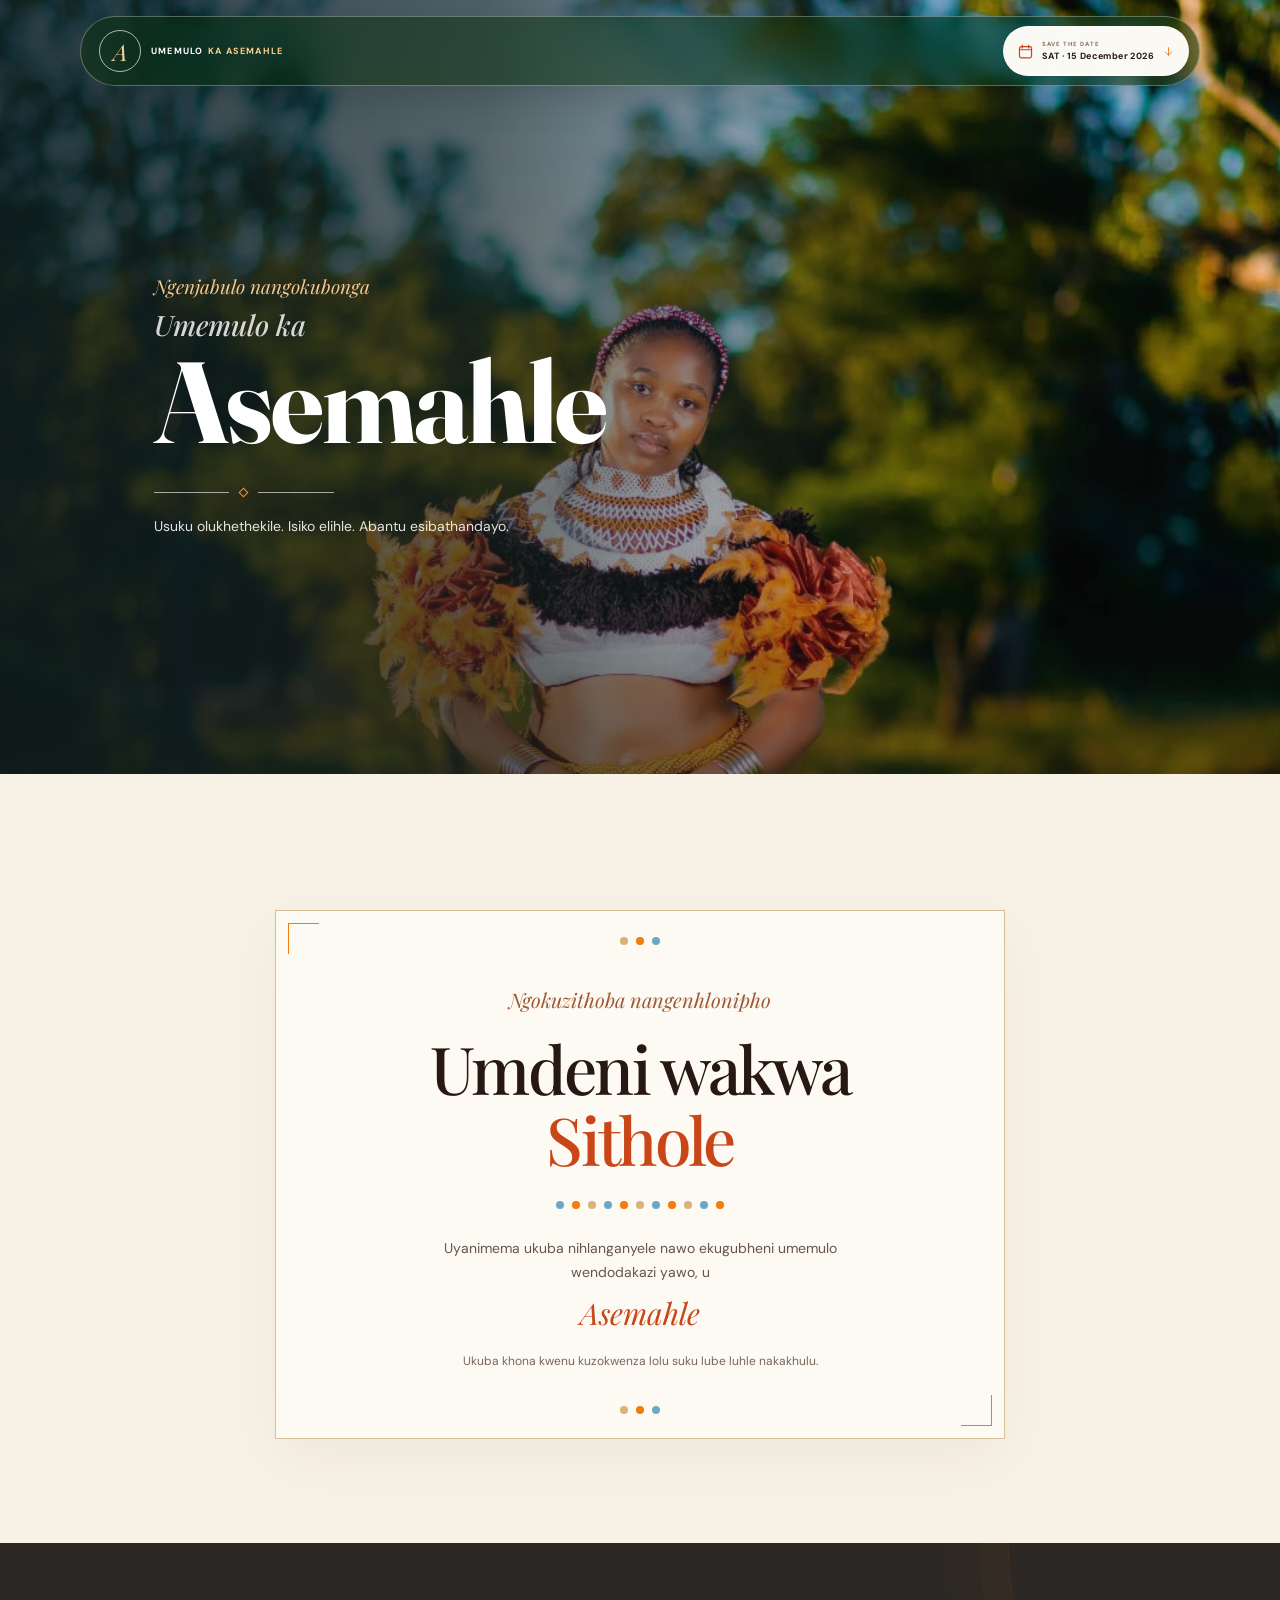
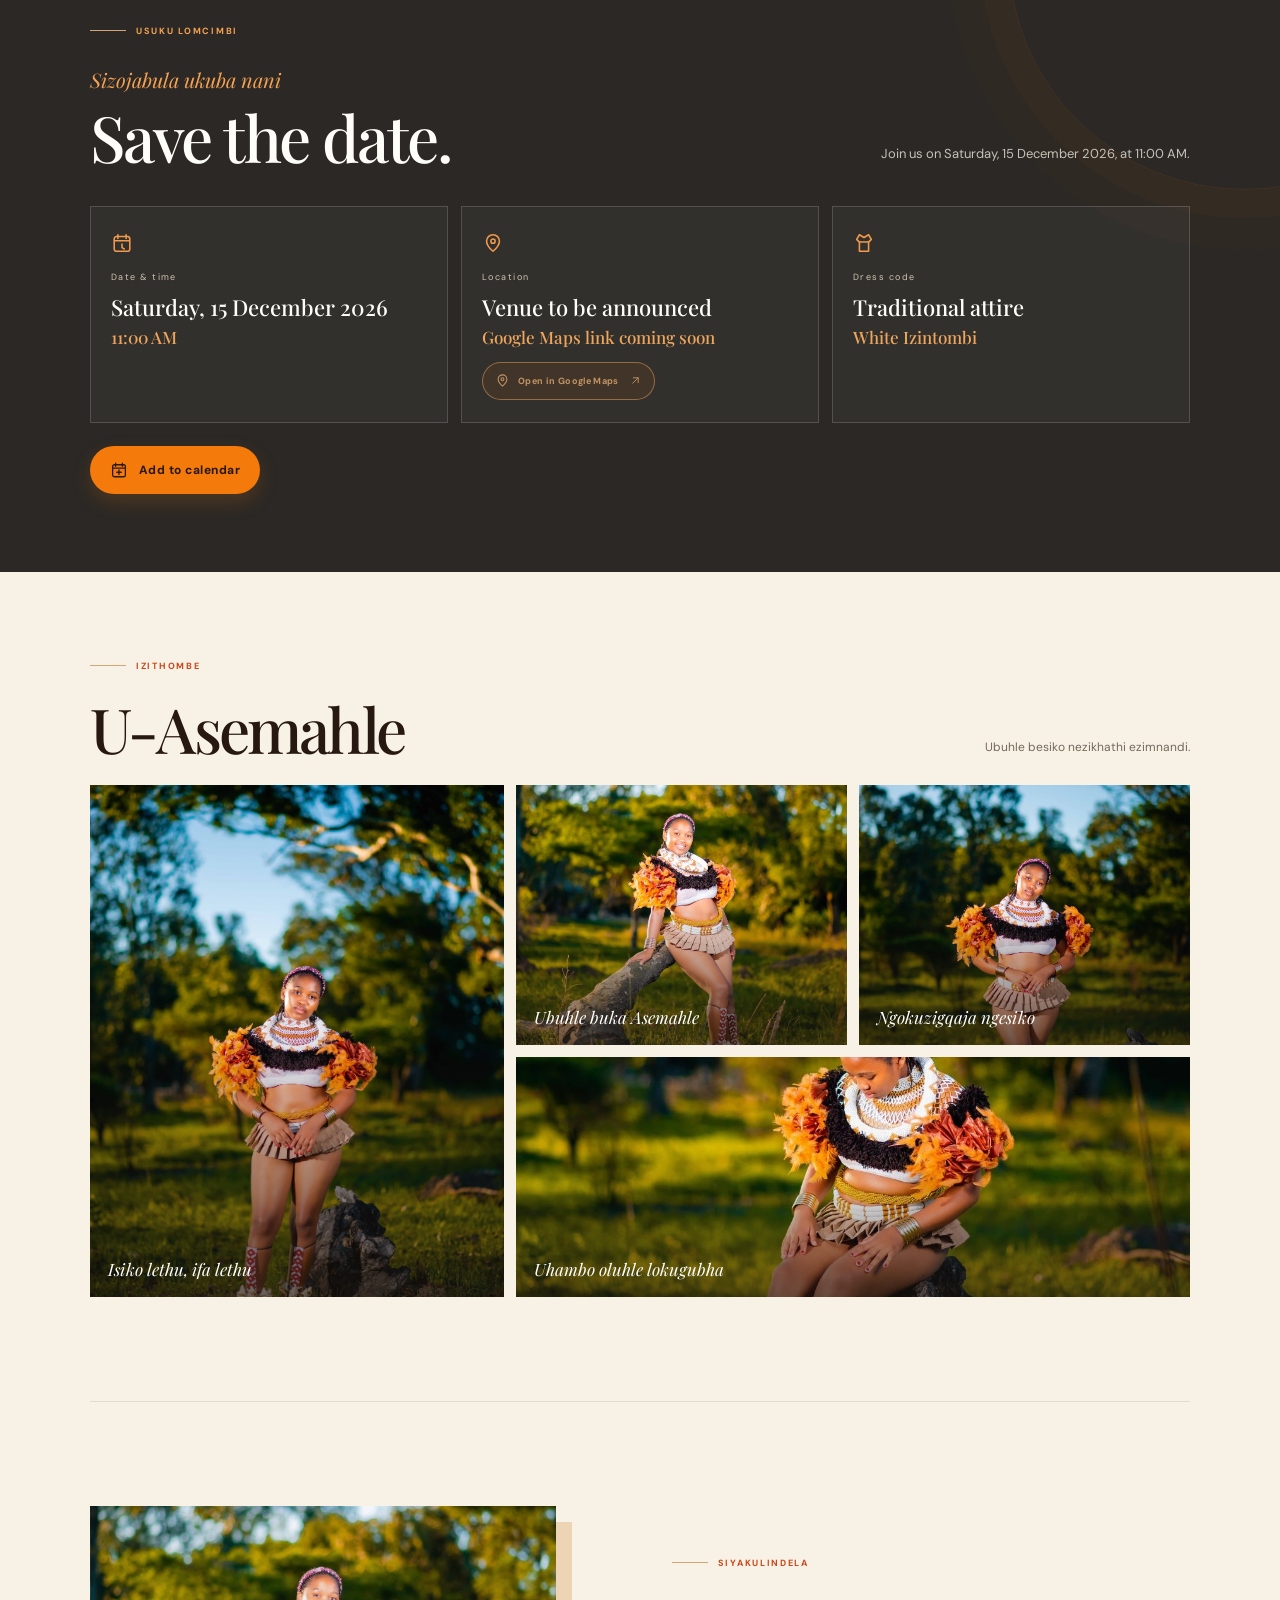
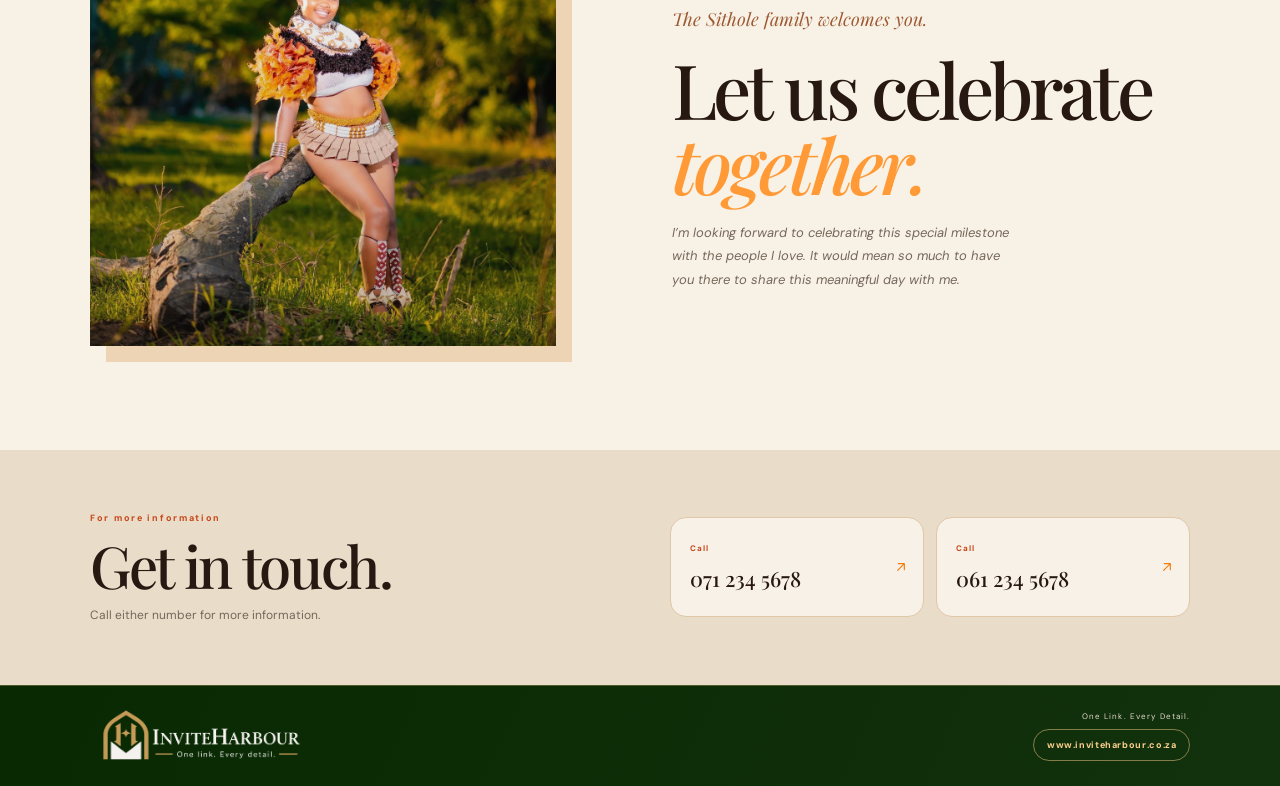
<file: index.html>
<!doctype html>
<html lang="zu">

<head>
  <meta charset="utf-8">
  <meta name="viewport" content="width=device-width, initial-scale=1">
  <meta name="theme-color" content="#f8f2e6">
  <meta name="description" content="Isimemo soMumemulo ka Asemahle, esethulwa umndeni wakwaSithole.">
  <title>Isimemo | Umemulo ka Asemahle</title>
  <meta property="og:type" content="website">
  <meta property="og:site_name" content="InviteHarbour">
  <meta property="og:title" content="Umemulo ka Asemahle | Isimemo">
  <meta property="og:description" content="Join the Sithole family to celebrate Asemahle on Saturday, 15 December 2026. Traditional attire: White Izintombi.">
  <meta property="og:image" content="https://peacemaker-dev.github.io/test-invite/ase-mahle-portrait.jpeg">
  <meta property="og:image:alt" content="Asemahle dressed in traditional Zulu attire">
  <meta name="twitter:card" content="summary_large_image">
  <meta name="twitter:title" content="Umemulo ka Asemahle | Isimemo">
  <meta name="twitter:description" content="Join the Sithole family to celebrate Asemahle on Saturday, 15 December 2026. Traditional attire: White Izintombi.">
  <meta name="twitter:image" content="https://peacemaker-dev.github.io/test-invite/ase-mahle-portrait.jpeg">
  <meta name="twitter:image:alt" content="Asemahle dressed in traditional Zulu attire">
  <link rel="preconnect" href="https://fonts.googleapis.com">
  <link rel="preconnect" href="https://fonts.gstatic.com" crossorigin>
  <link
    href="https://fonts.googleapis.com/css2?family=DM+Sans:wght@400;500;600;700&family=Playfair+Display:wght@500;600;700&family=Fraunces:opsz,wght@9..144,600;9..144,700&display=swap"
    rel="stylesheet">
  <link rel="stylesheet" href="styles.css">
  <script src="js/main.js" defer></script>
</head>

<body>
  <header class="topbar">
    <a class="topbar-event" href="#home" aria-label="Umemulo ka Asemahle">
      <span class="topbar-monogram" aria-hidden="true">A</span>
      <span class="topbar-event-name"><span class="event-word">UMEMULO</span><span class="event-honouree">KA ASEMAHLE</span></span>
    </a>
    <a class="top-date" href="#details" aria-label="Go to event details: Saturday, 15 December 2026">
      <svg aria-hidden="true" viewBox="0 0 24 24">
        <rect x="3.5" y="5" width="17" height="16" rx="2.5"></rect>
        <path d="M7.5 3v4M16.5 3v4M4 9.5h16"></path>
      </svg>
      <span class="top-date-copy" lang="en"><small>SAVE THE DATE</small><strong>SAT · 15 December 2026</strong></span>
      <svg class="top-date-arrow" aria-hidden="true" viewBox="0 0 24 24"><path d="M12 5v14M6 13l6 6 6-6"></path></svg>
    </a>
  </header>

  <main id="home">
    <section class="hero" aria-labelledby="hero-title">
      <div class="hero-photo" role="img" aria-label="U-Asemahle egqoke ingubo yesintu ephethe isambulela esiwolintshi">
      </div>
      <div class="hero-wash"></div>
      <div class="hero-copy">
        <p class="hero-intro">Ngenjabulo nangokubonga</p>
        <h1 id="hero-title"><span class="hero-event">Umemulo ka</span><span class="hero-name">Asemahle</span></h1>
        <div class="hero-rule" aria-hidden="true"><span></span><span class="rule-diamond"></span><span></span></div>
        <p class="hero-note">Usuku olukhethekile. Isiko elihle. Abantu esibathandayo.</p>

      </div>
    </section>

    <section class="invitation section-wrap" id="isimemo">
      <div class="section-kicker"><span class="kicker-line"></span><span>ISIMEMO</span></div>
      <div class="invitation-card">
        <span class="card-ornament ornament-top" aria-hidden="true"></span>
        <p class="script-line">Ngokuzithoba nangenhlonipho</p>
        <h2>Umdeni wakwa<br><span>Sithole</span></h2>
        <div class="bead-divider" aria-hidden="true">
          <i></i><i></i><i></i><i></i><i></i><i></i><i></i><i></i><i></i><i></i><i></i>
        </div>
        <p class="invite-copy">Uyanimema ukuba nihlanganyele nawo ekugubheni umemulo wendodakazi yawo, u</p>
        <p class="honouree">Asemahle</p>
        <p class="invite-footer">Ukuba khona kwenu kuzokwenza lolu suku lube luhle nakakhulu.</p>
        <span class="card-ornament ornament-bottom" aria-hidden="true"></span>
      </div>
    </section>

    <section class="details-section" id="details">
      <div class="section-wrap">
        <div class="section-kicker section-kicker-light"><span class="kicker-line"></span><span>USUKU
            LOMCIMBI</span></div>
        <div class="details-heading">
          <div>
            <p class="script-line">Sizojabula ukuba nani</p>
            <h2>Save the date.</h2>
          </div>
          <p class="details-intro" lang="en">Join us on Saturday, 15 December 2026, at 11:00 AM.</p>
        </div>
        <div class="detail-grid">
          <article class="detail-card"><span class="detail-icon" aria-hidden="true"><svg viewBox="0 0 24 24">
                <rect x="3.5" y="5" width="17" height="16" rx="2.5"></rect>
                <path d="M7.5 3v4M16.5 3v4M4 9.5h16M12 13v4l2.5 1.5"></path>
              </svg></span>
            <p class="detail-label" lang="en">Date &amp; time</p>
            <p class="detail-value" lang="en">Saturday, 15 December 2026<br><span>11:00 AM</span></p>
          </article>
          <article class="detail-card location-card" data-location-card><span class="detail-icon"
              aria-hidden="true"><svg viewBox="0 0 24 24">
                <path d="M19 10c0 5-7 11-7 11S5 15 5 10a7 7 0 1 1 14 0Z"></path>
                <circle cx="12" cy="10" r="2.3"></circle>
              </svg></span>
            <p class="detail-label" lang="en">Location</p>
            <p class="detail-value" lang="en" data-location-name>Venue to be announced<br><span>Google Maps link coming
                soon</span></p>
            <button class="map-link" type="button" data-map-link disabled><svg aria-hidden="true" viewBox="0 0 24 24">
                <path d="M19 10c0 5-7 11-7 11S5 15 5 10a7 7 0 1 1 14 0Z"></path>
                <circle cx="12" cy="10" r="2.3"></circle>
              </svg><span lang="en">Open in Google Maps</span><svg class="map-link-arrow" aria-hidden="true"
                viewBox="0 0 24 24">
                <path d="M7 17 17 7M8 7h9v9"></path>
              </svg></button>
          </article>
          <article class="detail-card"><span class="detail-icon" aria-hidden="true"><svg viewBox="0 0 24 24">
                <path d="m7 3 5 3 5-3 3 5-3 3v10H7V11L4 8l3-5Z"></path>
                <path d="M7 11h10"></path>
              </svg></span>
            <p class="detail-label" lang="en">Dress code</p>
            <p class="detail-value" lang="en">Traditional attire<br><span>White Izintombi</span></p>
          </article>
        </div>
        <a class="calendar-button" href="https://calendar.google.com/calendar/render?action=TEMPLATE&amp;text=Umemulo%20ka%20Asemahle&amp;dates=20270320T090000Z%2F20270320T100000Z&amp;details=Hosted%20by%20the%20Sithole%20family.%20Dress%20code%3A%20Traditional%20attire%20%28White%20Izintombi%29.%20Venue%20to%20be%20announced." target="_blank" rel="noopener noreferrer"><svg aria-hidden="true" viewBox="0 0 24 24">
            <rect x="3.5" y="5" width="17" height="16" rx="2.5"></rect>
            <path d="M7.5 3v4M16.5 3v4M4 9.5h16M12 12v6M9 15h6"></path>
          </svg><span lang="en">Add to calendar</span></a>
      </div>
    </section>

    <section class="gallery section-wrap" aria-labelledby="gallery-title">
      <div class="section-kicker"><span class="kicker-line"></span><span>IZITHOMBE</span></div>
      <div class="gallery-heading">
        <h2 id="gallery-title">U-Asemahle</h2>
        <p>Ubuhle besiko nezikhathi ezimnandi.</p>
      </div>
      <div class="photo-grid">
        <figure class="photo-tile photo-tile-large"><img src="https://peacemaker-dev.github.io/test-invite/ase-mahle-with-umbrella.jpeg"
            alt="U-Asemahle egqoke ingubo yesintu ephethe isambulela sesintu" loading="lazy">
          <figcaption>Isiko lethu, ifa lethu</figcaption>
        </figure>
        <figure class="photo-tile"><img src="https://peacemaker-dev.github.io/test-invite/ase-mahle-portrait.jpeg" alt="U-Asemahle egqoke ubuhlalu bengqephu yesintu"
            loading="lazy">
          <figcaption>Ubuhle buka Asemahle</figcaption>
        </figure>
        <figure class="photo-tile"><img src="https://peacemaker-dev.github.io/test-invite/ase-mahle-closeup.jpeg" alt="U-Asemahle egqoke ubuhlalu obumibalabala"
            loading="lazy">
          <figcaption>Ngokuzigqaja ngesiko</figcaption>
        </figure>
        <figure class="photo-tile photo-tile-wide"><img src="https://peacemaker-dev.github.io/test-invite/ase-mahle-tradition.jpeg"
            alt="U-Asemahle ehlonipha isiko lesiZulu" loading="lazy">
          <figcaption>Uhambo oluhle lokugubha</figcaption>
        </figure>
      </div>
    </section>

    <section class="closing section-wrap">
      <div class="closing-art" role="img" aria-label="Isithombe sika Asemahle egqoke imvunulo yesintu"></div>
      <div class="closing-copy">
        <p class="section-kicker"><span class="kicker-line"></span><span>SIYAKULINDELA</span></p>
        <p class="script-line">The Sithole family welcomes you.</p>
        <h2>Let us celebrate<br><em>together.</em></h2>
        <p class="closing-about">I’m looking forward to celebrating this special milestone with the people I love. It
          would mean so much to have you there to share this meaningful day with me.</p>
      </div>
    </section>

    <section class="contact-section" id="ukuxhumana">
      <div class="contact-inner">
        <div>
          <p class="contact-kicker" lang="en">For more information</p>
          <h2 lang="en">Get in touch.</h2>
          <p lang="en">Call either number for more information.</p>
        </div>
        <div class="contact-numbers"><a href="tel:+27712345678"><span lang="en">Call</span><strong>071 234
              5678</strong><b aria-hidden="true"><svg viewBox="0 0 24 24">
                <path d="M7 17 17 7M8 7h9v9"></path>
              </svg></b></a><a href="tel:+27612345678"><span lang="en">Call</span><strong>061 234 5678</strong><b
              aria-hidden="true"><svg viewBox="0 0 24 24">
                <path d="M7 17 17 7M8 7h9v9"></path>
              </svg></b></a></div>
      </div>
    </section>
  </main>

  <footer class="footer">
    <a class="brand brand-logo" href="https://www.inviteharbour.co.za" target="_blank" rel="noopener noreferrer"
      aria-label="Vakashela i-InviteHarbour">
      <img src="assets/inviteharbour/inviteharbour.png" alt="InviteHarbour — One Link. Every Detail.">
    </a>
    <div class="btm">
      <span>One Link. Every Detail.</span>
      <a href="https://www.inviteharbour.co.za" target="_blank" rel="noopener noreferrer" aria-label="Vakashela i-InviteHarbour">www.inviteharbour.co.za</a>
    </div><!--
    <a href="#home" class="back-top" aria-label="Buyela phezulu"><svg aria-hidden="true" viewBox="0 0 24 24">
        <path d="m6 14 6-6 6 6M12 8v12"></path>
      </svg></a>-->
  </footer>
</body>

</html>
</file>
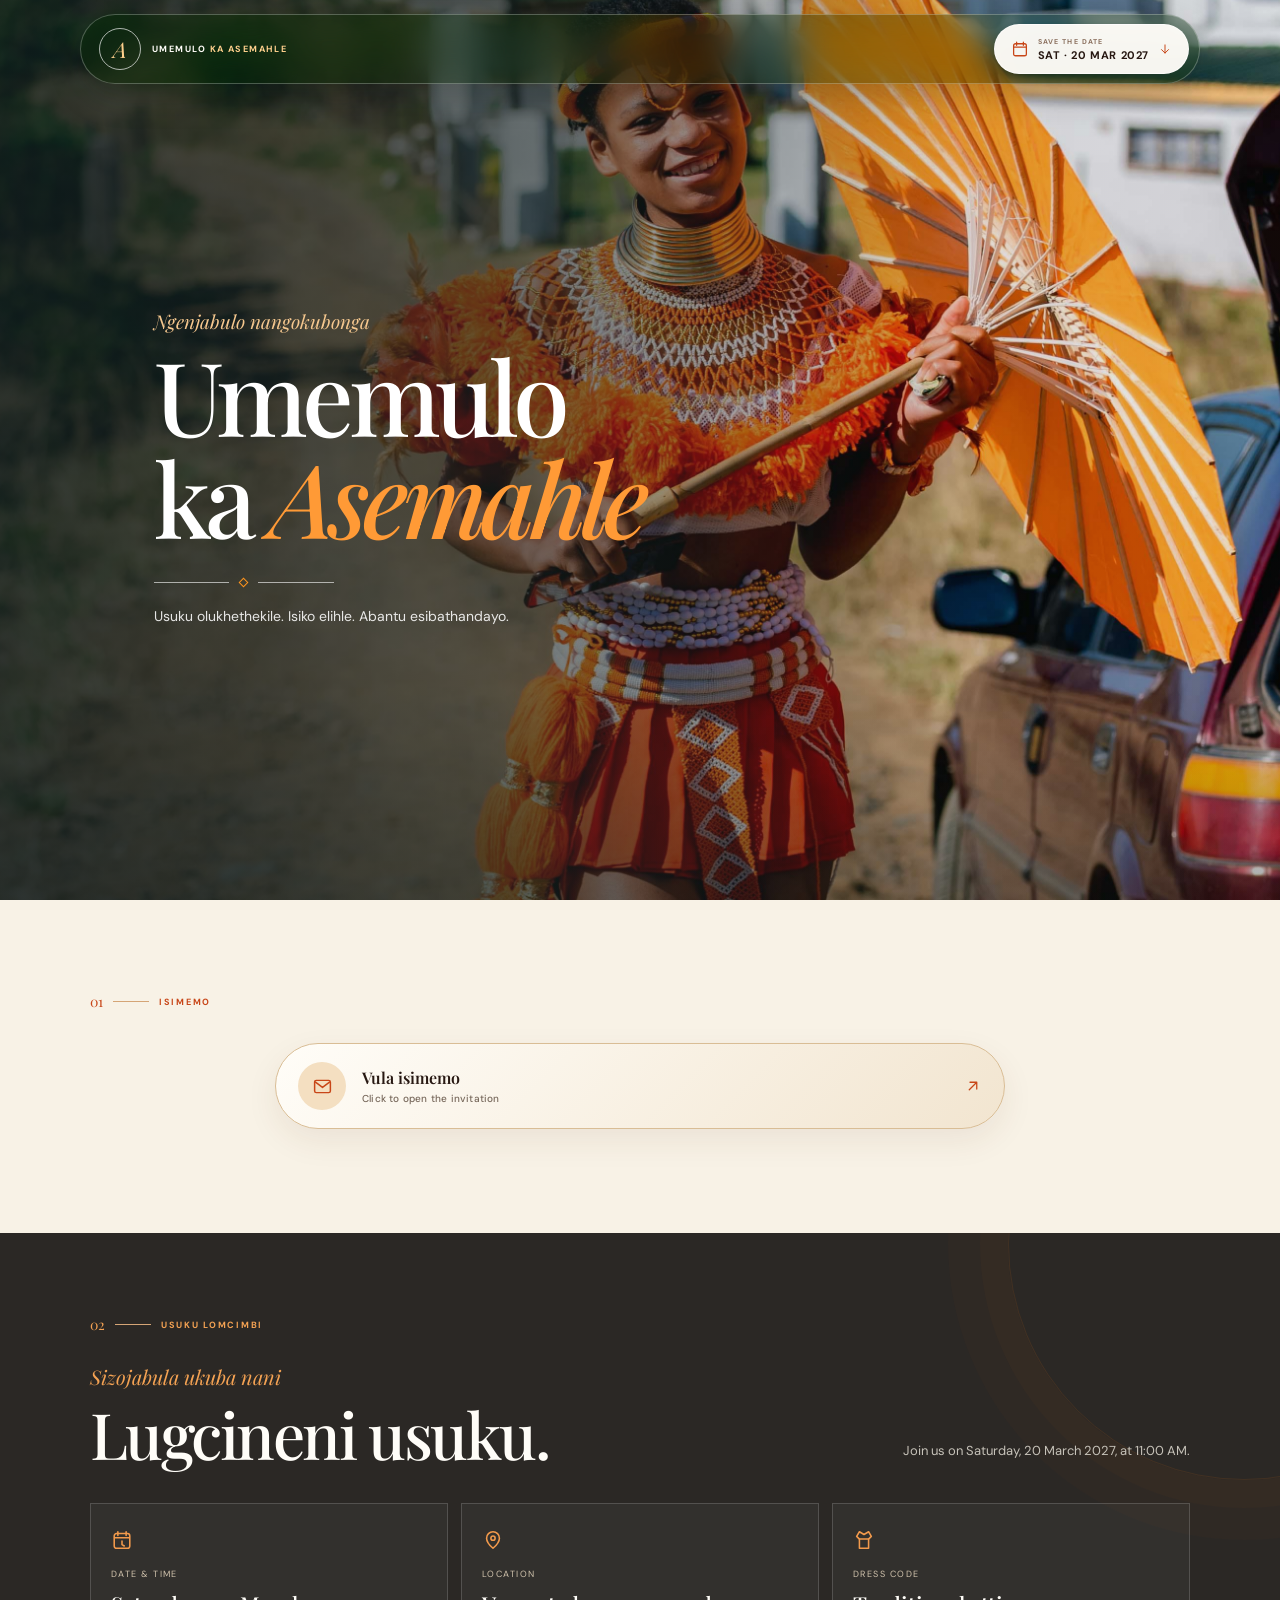
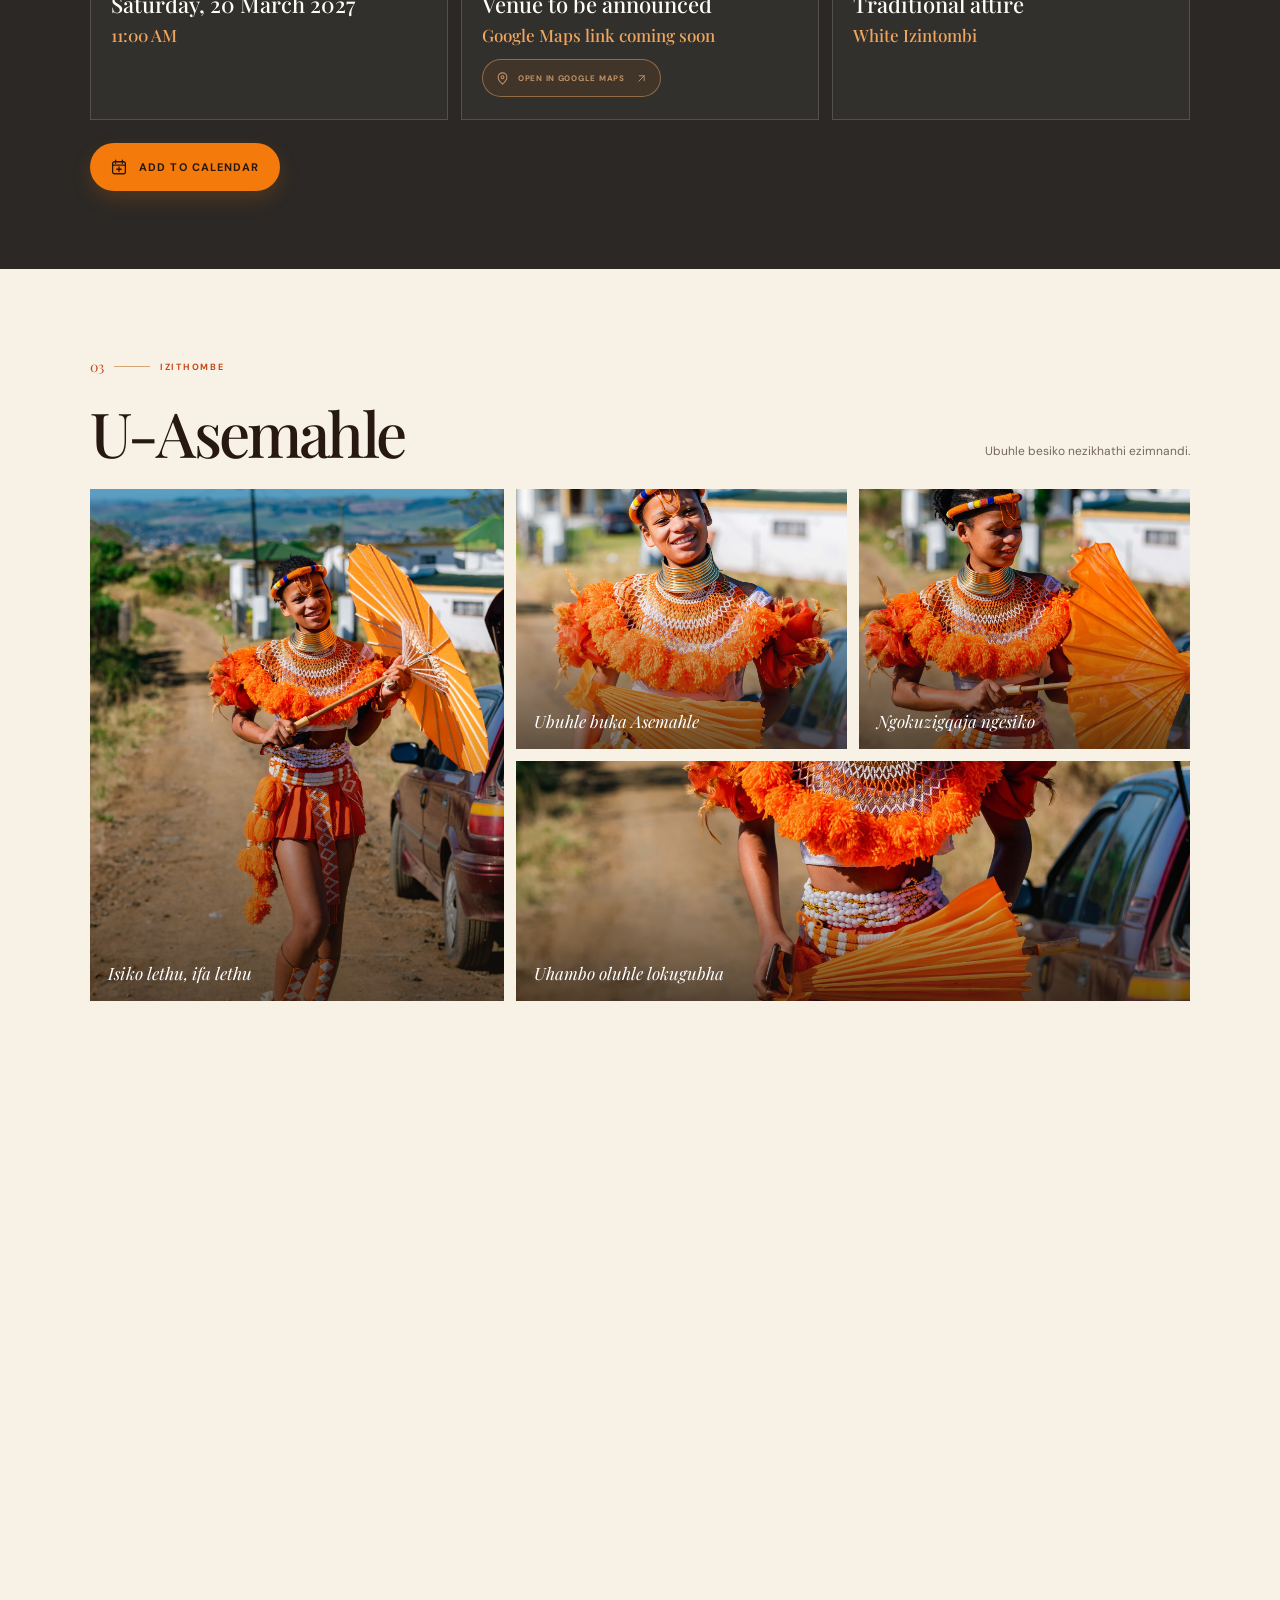
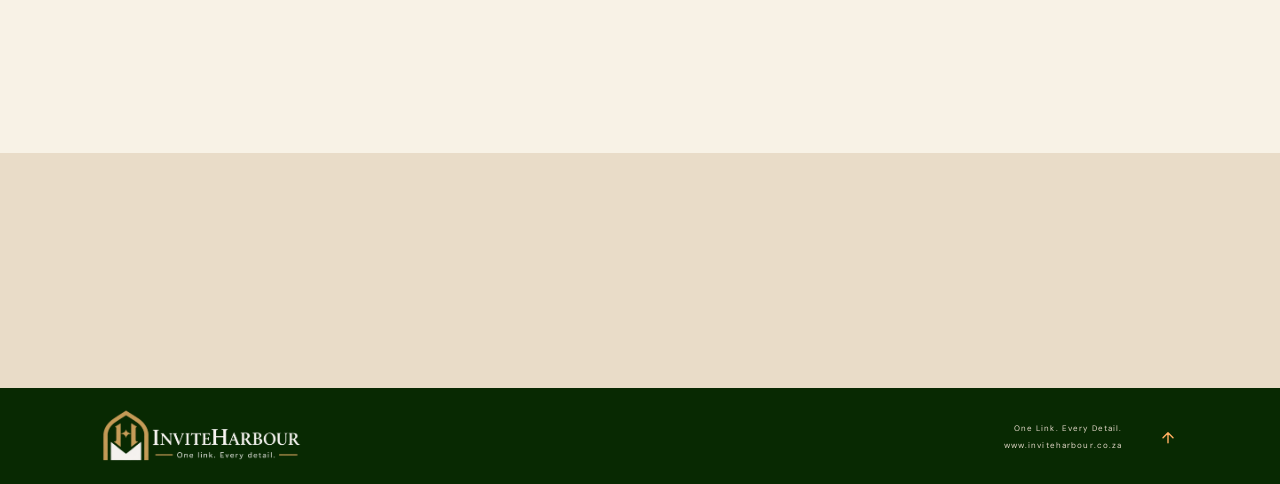
<file: outputs/index.html>
<!doctype html>
<html lang="zu">

<head>
  <meta charset="utf-8">
  <meta name="viewport" content="width=device-width, initial-scale=1">
  <meta name="theme-color" content="#f8f2e6">
  <meta name="description" content="Isimemo soMumemulo ka Asemahle, esethulwa umndeni wakwaSithole.">
  <title>Isimemo | Umemulo ka Asemahle</title>
  <link rel="preconnect" href="https://fonts.googleapis.com">
  <link rel="preconnect" href="https://fonts.gstatic.com" crossorigin>
  <link
    href="https://fonts.googleapis.com/css2?family=DM+Sans:wght@400;500;600;700&family=Playfair+Display:wght@500;600;700&display=swap"
    rel="stylesheet">
  <link rel="stylesheet" href="styles.css">
  <script src="js/main.js" defer></script>
</head>

<body>
  <header class="topbar">
    <a class="topbar-event" href="#home" aria-label="Umemulo ka Asemahle">
      <span class="topbar-monogram" aria-hidden="true">A</span>
      <span class="topbar-event-name">UMEMULO <span>KA ASEMAHLE</span></span>
    </a>
    <a class="top-date" href="#details" aria-label="Go to event details: Saturday, 20 March 2027">
      <svg aria-hidden="true" viewBox="0 0 24 24"><rect x="3.5" y="5" width="17" height="16" rx="2.5"></rect><path d="M7.5 3v4M16.5 3v4M4 9.5h16"></path></svg>
      <span class="top-date-copy"><small lang="en">SAVE THE DATE</small><strong lang="en">SAT · 20 MAR 2027</strong></span>
      <svg class="top-date-arrow" aria-hidden="true" viewBox="0 0 24 24"><path d="M12 5v14M6 13l6 6 6-6"></path></svg>
    </a>
  </header>

  <main id="home">
    <section class="hero" aria-labelledby="hero-title">
      <div class="hero-photo" role="img" aria-label="U-Asemahle egqoke ingubo yesintu ephethe isambulela esiwolintshi">
      </div>
      <div class="hero-wash"></div>
      <div class="hero-copy">
        <p class="hero-intro">Ngenjabulo nangokubonga</p>
        <h1 id="hero-title">Umemulo<br>ka <em>Asemahle</em></h1>
        <div class="hero-rule" aria-hidden="true"><span></span><span class="rule-diamond"></span><span></span></div>
        <p class="hero-note">Usuku olukhethekile. Isiko elihle. Abantu esibathandayo.</p>

      </div>
    </section>

    <section class="invitation section-wrap" id="isimemo">
      <div class="section-kicker"><span>01</span><span class="kicker-line"></span><span>ISIMEMO</span></div>
      <details class="envelope" id="invite-envelope">
        <summary class="envelope-trigger"><span class="envelope-icon" aria-hidden="true"><svg viewBox="0 0 24 24"><rect x="3" y="5" width="18" height="14" rx="2"></rect><path d="m4 7 8 6 8-6"></path></svg></span><span
            class="envelope-label"><strong>Vula isimemo</strong><small lang="en">Click to open the invitation</small></span><span
            class="envelope-arrow" aria-hidden="true"><svg viewBox="0 0 24 24"><path d="M7 17 17 7M8 7h9v9"></path></svg></span></summary>
        <div class="envelope-letter">
          <div class="invitation-card">
            <span class="card-ornament ornament-top" aria-hidden="true"></span>
            <p class="script-line">Ngokuzithoba nangenhlonipho</p>
            <h2>Umdeni wakwa<br><span>Sithole</span></h2>
            <div class="bead-divider" aria-hidden="true">
              <i></i><i></i><i></i><i></i><i></i><i></i><i></i><i></i><i></i><i></i><i></i>
            </div>
            <p class="invite-copy">Uyanimema ukuba nihlanganyele nawo ekugubheni umemulo wendodakazi yawo, u</p>
            <p class="honouree">Asemahle</p>
            <p class="invite-footer">Ukuba khona kwenu kuzokwenza lolu suku lube luhle nakakhulu.</p>
            <span class="card-ornament ornament-bottom" aria-hidden="true"></span>
          </div>
        </div>
      </details>
    </section>

    <section class="details-section" id="details">
      <div class="section-wrap">
        <div class="section-kicker section-kicker-light"><span>02</span><span class="kicker-line"></span><span>USUKU
            LOMCIMBI</span></div>
        <div class="details-heading">
          <div>
            <p class="script-line">Sizojabula ukuba nani</p>
            <h2>Lugcineni usuku.</h2>
          </div>
          <p class="details-intro" lang="en">Join us on Saturday, 20 March 2027, at 11:00 AM.</p>
        </div>
        <div class="detail-grid">
          <article class="detail-card"><span class="detail-icon" aria-hidden="true"><svg viewBox="0 0 24 24"><rect x="3.5" y="5" width="17" height="16" rx="2.5"></rect><path d="M7.5 3v4M16.5 3v4M4 9.5h16M12 13v4l2.5 1.5"></path></svg></span>
            <p class="detail-label" lang="en">DATE &amp; TIME</p>
            <p class="detail-value" lang="en">Saturday, 20 March 2027<br><span>11:00 AM</span></p>
          </article>
          <article class="detail-card location-card" data-location-card><span class="detail-icon" aria-hidden="true"><svg viewBox="0 0 24 24"><path d="M19 10c0 5-7 11-7 11S5 15 5 10a7 7 0 1 1 14 0Z"></path><circle cx="12" cy="10" r="2.3"></circle></svg></span>
            <p class="detail-label" lang="en">LOCATION</p>
            <p class="detail-value" lang="en" data-location-name>Venue to be announced<br><span>Google Maps link coming soon</span></p>
            <button class="map-link" type="button" data-map-link disabled><svg aria-hidden="true" viewBox="0 0 24 24"><path d="M19 10c0 5-7 11-7 11S5 15 5 10a7 7 0 1 1 14 0Z"></path><circle cx="12" cy="10" r="2.3"></circle></svg><span lang="en">Open in Google Maps</span><svg class="map-link-arrow" aria-hidden="true" viewBox="0 0 24 24"><path d="M7 17 17 7M8 7h9v9"></path></svg></button>
          </article>
          <article class="detail-card"><span class="detail-icon" aria-hidden="true"><svg viewBox="0 0 24 24"><path d="m7 3 5 3 5-3 3 5-3 3v10H7V11L4 8l3-5Z"></path><path d="M7 11h10"></path></svg></span>
            <p class="detail-label" lang="en">DRESS CODE</p>
            <p class="detail-value" lang="en">Traditional attire<br><span>White Izintombi</span></p>
          </article>
        </div>
        <button class="calendar-button" type="button" data-calendar><svg aria-hidden="true" viewBox="0 0 24 24"><rect x="3.5" y="5" width="17" height="16" rx="2.5"></rect><path d="M7.5 3v4M16.5 3v4M4 9.5h16M12 12v6M9 15h6"></path></svg><span lang="en">Add to calendar</span></button>
      </div>
    </section>

    <section class="gallery section-wrap" aria-labelledby="gallery-title">
      <div class="section-kicker"><span>03</span><span class="kicker-line"></span><span>IZITHOMBE</span></div>
      <div class="gallery-heading">
        <h2 id="gallery-title">U-Asemahle</h2>
        <p>Ubuhle besiko nezikhathi ezimnandi.</p>
      </div>
      <div class="photo-grid">
        <figure class="photo-tile photo-tile-large"><img src="ase-mahle-with-umbrella.jpeg"
            alt="U-Asemahle egqoke ingubo yesintu ephethe isambulela sesintu" loading="lazy">
          <figcaption>Isiko lethu, ifa lethu</figcaption>
        </figure>
        <figure class="photo-tile"><img src="ase-mahle-portrait.jpeg" alt="U-Asemahle egqoke ubuhlalu bengqephu yesintu"
            loading="lazy">
          <figcaption>Ubuhle buka Asemahle</figcaption>
        </figure>
        <figure class="photo-tile"><img src="ase-mahle-closeup.jpeg" alt="U-Asemahle egqoke ubuhlalu obumibalabala"
            loading="lazy">
          <figcaption>Ngokuzigqaja ngesiko</figcaption>
        </figure>
        <figure class="photo-tile photo-tile-wide"><img src="ase-mahle-tradition.jpeg"
            alt="U-Asemahle ehlonipha isiko lesiZulu" loading="lazy">
          <figcaption>Uhambo oluhle lokugubha</figcaption>
        </figure>
      </div>
    </section>

    <section class="closing section-wrap">
      <div class="closing-art" role="img" aria-label="Isithombe sika Asemahle egqoke imvunulo yesintu"></div>
      <div class="closing-copy">
        <p class="section-kicker"><span>04</span><span class="kicker-line"></span><span>SIYAKULINDELA</span></p>
        <p class="script-line">The Sithole family welcomes you.</p>
        <h2>Let us celebrate<br><em>together.</em></h2>
        <p class="closing-about" lang="en">Today, we celebrate Asemahle and the traditions that make this milestone so meaningful. We look forward to sharing this special moment with family and friends.</p>
        <p>Uthando lomndeni, isiko eliphilayo, nenkumbulo eyohlala njalo.</p>
      </div>
    </section>

    <section class="contact-section" id="ukuxhumana">
      <div class="contact-inner">
        <div>
          <p class="contact-kicker" lang="en">FOR MORE INFORMATION</p>
          <h2 lang="en">Get in touch.</h2>
          <p lang="en">Call either number for more information.</p>
        </div>
        <div class="contact-numbers"><a href="tel:+27712345678"><span lang="en">CALL</span><strong>071 234 5678</strong><b
              aria-hidden="true"><svg viewBox="0 0 24 24"><path d="M7 17 17 7M8 7h9v9"></path></svg></b></a><a href="tel:+27612345678"><span lang="en">CALL</span><strong>061 234 5678</strong><b
              aria-hidden="true"><svg viewBox="0 0 24 24"><path d="M7 17 17 7M8 7h9v9"></path></svg></b></a></div>
      </div>
    </section>
  </main>

  <footer class="footer">
    <a class="brand brand-logo" href="https://www.inviteharbour.co.za" target="_blank" rel="noopener noreferrer" aria-label="Vakashela i-InviteHarbour">
      <img src="assets/inviteharbour/inviteharbour.png" alt="InviteHarbour — One Link. Every Detail.">
    </a>
    <div class="btm">
      <span>One Link. Every Detail.</span>
      <span>www.inviteharbour.co.za</span>
    </div>
    <a href="#home" class="back-top" aria-label="Buyela phezulu"><svg aria-hidden="true" viewBox="0 0 24 24"><path d="m6 14 6-6 6 6M12 8v12"></path></svg></a>
  </footer>
</body>

</html>
</file>
<file: styles.css>
:root {
  --paper: #f8f2e6;
  --paper-deep: #eee3cf;
  --ink: #271812;
  --muted: #76675a;
  --orange: #f47a0b;
  --orange-bright: #ff941d;
  --rust: #c84618;
  --sky: #69a9c6;
  --white: #fffdf8;
  --serif: "Playfair Display", Georgia, serif;
  --sans: "DM Sans", Arial, sans-serif;
  --display: "Fraunces", Georgia, serif;
}

* { box-sizing: border-box; }
html { scroll-behavior: smooth; }
body {
  margin: 0;
  max-width: 100%;
  overflow-x: hidden;
  background: var(--paper);
  color: var(--ink);
  font-family: var(--sans);
  -webkit-font-smoothing: antialiased;
}
svg { display: block; width: 1.25rem; height: 1.25rem; fill: none; stroke: currentColor; stroke-width: 1.7; stroke-linecap: round; stroke-linejoin: round; }
img { display: block; max-width: 100%; }

.hero { position: relative; min-height: 100vh; min-height: 100svh; display: flex; align-items: flex-end; overflow: hidden; background: #4a7788; color: white; }
.hero-photo { position: absolute; inset: 0; background: url("ase-mahle-with-umbrella.jpeg") center 28%/cover no-repeat; transform: scale(1.01); }
.hero-wash { position: absolute; inset: 0; background: linear-gradient(0deg, rgba(15,25,27,.86), rgba(15,25,27,.46) 48%, rgba(15,25,27,.04) 100%); }
.hero-copy { position: relative; z-index: 1; width: 100%; padding: 132px 24px 60px; }
.hero-intro { margin: 0 0 10px; color: #f6c88f; font: italic 18px var(--serif); }
.hero h1 { margin: 0; }
.hero-event { display: block; margin-bottom: 6px; font: 500 italic clamp(20px,6vw,26px)/1.15 var(--serif); color: rgba(255,255,255,.82); }
.hero-name { display: block; font: 700 clamp(60px,17vw,88px)/.95 var(--display); font-optical-sizing: auto; letter-spacing: -.02em; }
.closing h2 em { color: #ff9a36; font-weight: 500; }
.hero-rule { display: flex; align-items: center; gap: 11px; width: 150px; margin: 24px 0 16px; color: var(--orange-bright); }
.hero-rule > span:not(.rule-diamond) { height: 1px; flex: 1; background: rgba(255,255,255,.6); }
.rule-diamond { width: 7px; height: 7px; border: 1px solid currentColor; transform: rotate(45deg); }
.hero-note { max-width: 310px; margin: 0; color: rgba(255,255,255,.88); font-size: 13px; line-height: 1.7; }
.section-wrap { width: min(1100px, calc(100% - 36px)); margin-inline: auto; }

.invitation { padding: 64px 0 70px; }
.section-kicker { display: flex; align-items: center; gap: 10px; color: var(--rust); font-size: 9px; font-weight: 700; letter-spacing: .19em; }
.section-kicker > span:first-child { font: 14px var(--serif); letter-spacing: 0; }
.kicker-line { width: 36px; height: 1px; background: #d5a576; }
.section-kicker-light { color: #f4a253; }
.invitation-card:focus-visible, .calendar-button:focus-visible, .contact-numbers a:focus-visible, .brand-logo:focus-visible { outline: 3px solid var(--sky); outline-offset: 3px; }
.invitation-card { position: relative; max-width: 730px; margin: 24px auto 0; padding: 62px 20px 60px; border: 1px solid #d9bd95; background: rgba(255,253,248,.72); text-align: center; box-shadow: 0 18px 55px rgba(87,55,26,.06); }
.invitation-card::before, .invitation-card::after { content: ""; position: absolute; width: 30px; height: 30px; border-color: var(--orange); border-style: solid; }
.invitation-card::before { top: 12px; left: 12px; border-width: 1px 0 0 1px; }
.invitation-card::after { right: 12px; bottom: 12px; border-width: 0 1px 1px 0; }
.card-ornament { position: absolute; left: calc(50% - 4px); width: 8px; height: 8px; border-radius: 50%; background: var(--orange); box-shadow: -16px 0 #d5b476, 16px 0 var(--sky); }
.ornament-top { top: 26px; }
.ornament-bottom { bottom: 24px; }
.script-line { margin: 0; color: #9d5932; font: italic 20px var(--serif); }
.invitation-card h2 { margin: 20px 0 19px; font: 500 clamp(40px,11vw,54px)/1.08 var(--serif); letter-spacing: -.04em; }
.invitation-card h2 span { color: var(--rust); }
.bead-divider { display: flex; justify-content: center; gap: 8px; margin: 25px auto 27px; }
.bead-divider i { width: 8px; height: 8px; border-radius: 50%; background: var(--orange); }
.bead-divider i:nth-child(3n+1) { background: var(--sky); }
.bead-divider i:nth-child(3n) { background: #d5b476; }
.invite-copy { max-width: 450px; margin: 0 auto; color: #66564a; font-size: 13px; line-height: 1.75; }
.honouree { margin: 8px 0 20px; color: var(--rust); font: italic 30px var(--serif); }
.invite-footer { margin: 0; color: var(--muted); font-size: 12px; }

.details-section { position: relative; overflow: hidden; padding: 60px 0; background: #2b2825; color: var(--white); }
.details-section::after { content: ""; position: absolute; top: -225px; right: -200px; width: 470px; height: 470px; border: 1px solid rgba(244,122,11,.11); border-radius: 50%; box-shadow: 0 0 0 28px rgba(244,122,11,.025), 0 0 0 60px rgba(244,122,11,.02); pointer-events: none; }
.details-section > .section-wrap { position: relative; z-index: 1; }
.details-heading { display: block; margin: 24px 0; }
.details-heading .script-line { color: #f4a253; }
.details-heading h2 { margin: 10px 0 0; font: 500 clamp(37px,10vw,50px)/1.05 var(--serif); letter-spacing: -.04em; }
.details-intro { max-width: 100%; margin: 16px 0 0; color: #c6c2b9; font-size: 13px; line-height: 1.7; }
.detail-grid { display: grid; grid-template-columns: 1fr; gap: 9px; }
.detail-card { min-height: 76px; display: grid; grid-template-columns: 32px minmax(0,1fr); align-items: center; column-gap: 10px; padding: 15px 16px; border: 1px solid rgba(255,255,255,.16); background: rgba(255,255,255,.035); }
.detail-icon { grid-row: 1 / 3; color: #f39a4c; }
.detail-icon svg { width: 22px; height: 22px; }
.detail-label { margin: 0 0 5px; color: #d1c3ad; font-size: 9px; letter-spacing: .13em; }
.detail-value { margin: 0; font: 500 clamp(16px,4.8vw,20px)/1.3 var(--serif); overflow-wrap: anywhere; }
.detail-value span { display: inline-block; margin-top: 4px; color: #efa65c; font-size: 15px; }
.calendar-button { width: 100%; min-height: 48px; display: inline-flex; align-items: center; justify-content: center; gap: 11px; margin-top: 20px; padding: 12px 20px; border: 0; border-radius: 999px; background: var(--orange); color: var(--ink); font: 700 12px var(--sans); letter-spacing: .04em; text-decoration: none; cursor: pointer; box-shadow: 0 8px 20px rgba(244,122,11,.18); transition: transform .22s ease, background-color .22s ease; }
.calendar-button:hover { transform: translateY(-2px); background: var(--orange-bright); }
.calendar-button svg { width: 18px; height: 18px; }

.gallery { padding: 64px 0 70px; }
.gallery-heading { display: block; margin: 22px 0 18px; }
.gallery-heading h2 { margin: 0; font: 500 clamp(38px,10vw,52px)/1 var(--serif); letter-spacing: -.045em; }
.gallery-heading p { margin: 11px 0 0; color: var(--muted); font-size: 12px; }
.photo-grid { display: grid; grid-template-columns: 1fr 1fr; grid-template-rows: minmax(245px,68vw) minmax(155px,46vw) minmax(165px,48vw); gap: 8px; }
.photo-tile { position: relative; overflow: hidden; margin: 0; background: #ddd0bc; }
.photo-tile img { width: 100%; height: 100%; object-fit: cover; display: block; transition: transform .5s ease; }
.photo-tile:hover img { transform: scale(1.035); }
.photo-tile-large { grid-row: auto; grid-column: span 2; }
.photo-tile-large img { object-position: center 27%; }
.photo-tile:nth-child(2) img { object-position: center 26%; }
.photo-tile:nth-child(3) img { object-position: center 34%; }
.photo-tile-wide { grid-column: span 2; }
.photo-tile-wide img { object-position: center 32%; }
.photo-tile::after { content: ""; position: absolute; inset: 45% 0 0; background: linear-gradient(transparent,rgba(25,19,14,.64)); pointer-events: none; }
.photo-tile figcaption { position: absolute; z-index: 1; right: 10px; bottom: 11px; left: 12px; color: white; font: italic 14px var(--serif); }

.closing { display: grid; grid-template-columns: 1fr; gap: 34px; align-items: center; padding: 65px 0; border-top: 1px solid rgba(39,24,18,.1); }
.closing-about { color: #66564a; font-style: italic; }
.closing-art { order: 2; min-height: 250px; height: min(92vw,340px); margin-right: 10px; background: linear-gradient(180deg,rgba(38,28,21,.02),rgba(38,28,21,.25)),url("ase-mahle-portrait.jpeg") center 24%/cover; box-shadow: 12px 12px 0 #ecd4b4; }
.closing-copy { order: 1; }
.closing-copy .section-kicker { margin-bottom: 25px; }
.closing-copy .script-line { font-size: 18px; }
.closing h2 { margin: 20px 0; font: 500 clamp(46px,12vw,64px)/.99 var(--serif); letter-spacing: -.05em; }
.closing-copy > p:not(.script-line):not(.section-kicker) { max-width: 350px; color: var(--muted); font-size: 13px; line-height: 1.8; }

.contact-section { padding: 44px 18px; background: #e9dcc8; }
.contact-inner { width: 100%; display: grid; grid-template-columns: 1fr; gap: 22px; align-items: center; margin: auto; }
.contact-kicker { margin: 0 0 12px; color: var(--rust); font-size: 9px; font-weight: 700; letter-spacing: .19em; }
.contact-inner h2 { margin: 0 0 13px; font: 500 clamp(38px,10vw,50px)/1 var(--serif); letter-spacing: -.04em; }
.contact-inner > div:first-child > p:last-child { margin: 0; color: var(--muted); font-size: 12px; }
.contact-numbers { display: grid; grid-template-columns: 1fr; gap: 9px; }
.contact-numbers a { position: relative; min-height: 62px; display: flex; flex-direction: column; justify-content: center; gap: 7px; padding: 13px 16px; border: 1px solid #dfc7a7; border-radius: 16px; background: rgba(255,253,248,.68); color: var(--ink); text-decoration: none; transition: transform .22s ease,border-color .22s ease,box-shadow .22s ease; }
.contact-numbers a:hover { transform: translateY(-2px); border-color: #d28c4b; box-shadow: 0 10px 24px rgba(87,55,26,.1); }
.contact-numbers a span { color: var(--rust); font-size: 8px; font-weight: 700; letter-spacing: .14em; }
.contact-numbers a strong { font: 500 19px var(--serif); white-space: nowrap; }
.contact-numbers a b { position: absolute; top: 50%; right: 14px; color: var(--orange); transform: translateY(-50%); }
.contact-numbers a b svg { width: 16px; height: 16px; }

.footer { min-height: 92px; display: grid; grid-template-columns: minmax(0,1fr) auto; gap: 7px 10px; align-items: center; padding: 18px; border-top: 1px solid rgba(255,209,141,.28); background: linear-gradient(115deg,#082902,#12310d); }
.brand-logo { width: 166px; height: 54px; display: inline-flex; align-items: center; overflow: hidden; }
.brand-logo img { width: 100%; height: 100%; object-fit: cover; object-position: left top; }
.btm { grid-column: 1 / -1; display: flex; flex-direction: column; align-items: flex-start; gap: 7px; }
.btm > span { color: #e3d8c9; font-size: 8px; letter-spacing: .1em; line-height: 1.5; }
.btm > a { display: inline-flex; min-height: 32px; align-items: center; padding: 0 13px; border: 1px solid rgba(255,209,141,.48); border-radius: 999px; color: #ffd18d; font-size: 9px; font-weight: 700; letter-spacing: .07em; text-decoration: none; transition: background .2s ease,border-color .2s ease; }
.btm > a:hover { border-color: #ffd18d; background: rgba(255,209,141,.1); }

.will-reveal { opacity: 0; transform: translateY(18px); transition: opacity .7s ease,transform .7s cubic-bezier(.2,.75,.25,1); }
.will-reveal.is-visible { opacity: 1; transform: translateY(0); }

@media (min-width: 760px) {
  .hero { min-height: min(800px,86svh); align-items: center; }
  .hero-photo { background-position: center 30%; }
  .hero-wash { background: linear-gradient(90deg,rgba(16,29,31,.82),rgba(22,33,32,.65) 38%,rgba(20,28,29,.12) 75%,rgba(20,28,29,.08)),linear-gradient(0deg,rgba(16,21,20,.3),transparent 24%); }
  .hero-copy { width: min(670px,75%); padding: 142px 0 105px clamp(30px,12vw,190px); }
  .hero-intro { margin-bottom: 10px; font-size: 19px; }
  .hero-event { font-size: clamp(24px,2.2vw,30px); }
  .hero-name { font-size: clamp(76px,9vw,128px); }
  .hero-rule { width: 180px; margin: 32px 0 19px; }
  .hero-note { max-width: 370px; font-size: 14px; }
  .section-wrap { width: min(1100px,calc(100% - 48px)); }
  .invitation { padding: 92px 0 104px; }
  .invitation-card { margin-top: 32px; padding: 75px 40px 69px; }
  .invitation-card h2 { font-size: clamp(52px,6vw,66px); }
  .invite-copy { font-size: 14px; }
  .details-section { padding: 82px 0 78px; }
  .details-heading { display: flex; justify-content: space-between; align-items: end; gap: 35px; margin: 29px 0 36px; }
  .details-heading h2 { font-size: clamp(48px,6vw,64px); }
  .details-intro { max-width: 310px; margin: 0 0 5px; font-size: 13px; }
  .detail-grid { grid-template-columns: repeat(3,minmax(0,1fr)); gap: 13px; }
  .detail-card { min-height: 180px; display: block; padding: 25px 20px 22px; }
  .detail-label { margin: 17px 0 10px; font-size: 9px; letter-spacing: .16em; }
  .detail-value { font-size: clamp(17px,2vw,22px); }
  .detail-value span { font-size: 17px; }
  .calendar-button { width: auto; margin-top: 23px; }
  .gallery { padding: 88px 0 104px; }
  .gallery-heading { display: flex; justify-content: space-between; align-items: end; gap: 20px; margin: 26px 0 25px; }
  .gallery-heading h2 { font-size: clamp(48px,6vw,62px); }
  .gallery-heading p { margin: 0 0 5px; }
  .photo-grid { grid-template-columns: 1.25fr 1fr 1fr; grid-template-rows: 260px 240px; gap: 12px; }
  .photo-tile-large { grid-row: span 2; grid-column: auto; }
  .photo-tile-wide { grid-column: span 2; }
  .photo-tile figcaption { bottom: 17px; left: 18px; font-size: 17px; }
  .closing { grid-template-columns: .9fr 1fr; gap: clamp(45px,9vw,120px); padding: 104px 0; }
  .closing-art { order: 0; height: 440px; margin: 0; box-shadow: 16px 16px 0 #ecd4b4; }
  .closing-copy { order: 0; }
  .closing-copy .section-kicker { margin-bottom: 38px; }
  .closing h2 { font-size: clamp(58px,6vw,76px); }
  .contact-section { padding: 62px 24px; }
  .contact-inner { width: min(1100px,100%); grid-template-columns: 1fr 1fr; gap: 60px; }
  .contact-inner h2 { font-size: clamp(44px,5vw,58px); }
  .contact-numbers { grid-template-columns: 1fr 1fr; gap: 12px; }
  .contact-numbers a { min-height: 100px; gap: 11px; padding: 19px; }
  .contact-numbers a strong { font-size: clamp(16px,2vw,21px); }
  .footer { grid-template-columns: minmax(0,1fr) auto; gap: 24px; padding: 18px clamp(32px,7vw,112px); }
  .footer .brand-logo { width: 220px; height: 64px; }
  .btm { grid-column: auto; align-items: flex-end; }
  .btm > span { font-size: 8px; letter-spacing: .14em; text-align: right; }
  .top-date { padding-inline: 16px; }
  .top-date-copy { font-size: 11px; }
}

@media (max-width: 380px) {
  .section-wrap { width: calc(100% - 30px); }
  .hero-copy { padding-inline: 20px; }
  .hero-name { font-size: 56px; }
  .invitation-card { padding-inline: 15px; }
  .detail-card { padding-inline: 12px; }
  .detail-value { font-size: 16px; }
  .detail-value span { font-size: 14px; }
}

@media (prefers-reduced-motion: reduce) {
  html { scroll-behavior: auto; }
  .will-reveal { opacity: 1; transform: none; transition: none; }
  .calendar-button, .contact-numbers a, .photo-tile img { transition: none; }
}
/* Date badge and map-ready location */
.topbar{position:absolute;z-index:10;top:16px;left:50%;transform:translateX(-50%)}
.top-date{display:inline-flex;align-items:center;gap:8px;padding:9px 16px;border:1px solid rgba(255,255,255,.7);border-radius:999px;background:rgba(255,253,248,.96);color:var(--ink);text-decoration:none;box-shadow:0 5px 16px rgba(0,0,0,.12);transition:transform .22s ease,box-shadow .22s ease,background .22s ease}
.top-date:hover{transform:translateY(-2px);background:#fff;box-shadow:0 9px 22px rgba(0,0,0,.18)}
.top-date svg{width:17px;height:17px;color:var(--rust)}
.top-date-copy{font:700 10px var(--sans);letter-spacing:.055em;white-space:nowrap}
.location-card .map-link{grid-column:2;justify-self:start}
.map-link{min-height:38px;display:inline-flex;align-items:center;gap:8px;margin-top:12px;padding:8px 12px;border:1px solid rgba(255,174,97,.65);border-radius:999px;background:rgba(244,122,11,.11);color:#ffbd7a;font:700 9px var(--sans);letter-spacing:.04em;}
.map-link svg{width:15px;height:15px;flex:none}
.map-link .map-link-arrow{width:13px;height:13px;margin-left:2px}
.map-link:disabled{opacity:.7;cursor:not-allowed}
.map-link:not(:disabled){cursor:pointer;transition:background .2s ease,transform .2s ease}
.map-link:not(:disabled):hover{transform:translateY(-1px);background:rgba(244,122,11,.24)}
@media(max-width:520px){
  .topbar{top:10px}
  .top-date{gap:6px;padding:7px 12px}
  .top-date svg{width:15px;height:15px}
  .top-date-copy{font-size:9px;letter-spacing:.035em}
  .hero-copy{padding:118px 20px 54px}
  .location-card .map-link{grid-column:2;margin-top:7px}
  .map-link{min-height:36px;padding:7px 10px;font-size:7px}
}
/* Restored glass invitation header */
.topbar{position:absolute;z-index:10;top:16px;left:50%;width:min(1120px,calc(100% - 48px));min-height:70px;display:flex;align-items:center;justify-content:space-between;gap:12px;padding:8px 10px 8px 18px;transform:translateX(-50%);border:1px solid rgba(255,255,255,.3);border-radius:999px;background:rgba(8,41,2,.48);color:var(--white);box-shadow:0 12px 34px rgba(14,25,19,.2);backdrop-filter:blur(18px) saturate(140%);-webkit-backdrop-filter:blur(18px) saturate(140%)}
.topbar-event{min-width:0;display:flex;align-items:center;gap:10px;color:var(--white);text-decoration:none}
.topbar-monogram{width:42px;height:42px;display:grid;place-items:center;flex:none;border:1px solid rgba(255,255,255,.65);border-radius:50%;color:#f6d59a;font:italic 23px var(--serif)}
.topbar-event-name{display:flex;align-items:center;gap:5px;font:700 9px var(--sans);letter-spacing:.13em;white-space:nowrap}
.event-word{color:#fff}
.event-honouree{color:#ffd18d}
.top-date{min-height:50px;display:inline-flex;align-items:center;gap:8px;flex:none;padding:7px 13px;border:1px solid rgba(255,255,255,.78);border-radius:999px;background:rgba(255,253,248,.98);color:var(--ink);text-decoration:none;box-shadow:0 5px 16px rgba(0,0,0,.12);transition:transform .22s ease,box-shadow .22s ease,background .22s ease}
.top-date:hover{transform:translateY(-2px);background:#fff;box-shadow:0 9px 22px rgba(0,0,0,.18)}
.top-date:focus-visible,.topbar-event:focus-visible{outline:3px solid var(--orange-bright);outline-offset:3px}
.top-date>svg:first-child{width:17px;height:17px;color:var(--rust)}
.top-date-copy{display:flex;flex-direction:column;gap:2px;white-space:nowrap}
.top-date-copy small{color:#8b705e;font:700 6px var(--sans);letter-spacing:.16em}
.top-date-copy strong{color:var(--ink);font:700 9px var(--sans);letter-spacing:.045em}
.top-date .top-date-arrow{width:13px;height:13px;color:var(--orange)}
@media(max-width:520px){
  .topbar{top:10px;width:calc(100% - 20px);min-height:60px;padding:6px 7px 6px 10px;gap:7px}
  .topbar-event{gap:7px}
  .topbar-monogram{width:36px;height:36px;font-size:20px}
  .topbar-event-name{gap:3px;font-size:7px;letter-spacing:.075em}
  .top-date{min-height:46px;gap:6px;padding:6px 9px}
  .top-date>svg:first-child{width:15px;height:15px}
  .top-date-copy small{font-size:5px;letter-spacing:.13em}
  .top-date-copy strong{font-size:8px;letter-spacing:.025em}
  .top-date .top-date-arrow{width:11px;height:11px}
  .hero-copy{padding-top:112px}
}
@media(max-width:370px){
  .topbar{width:calc(100% - 16px);padding-left:8px}
  .topbar-event-name{display:none}
  .topbar-monogram{width:33px;height:33px;font-size:19px}
  .top-date-copy strong{font-size:7.5px}
}
</file>
<file: outputs/styles.css>
:root {
  --paper: #f8f2e6;
  --paper-deep: #eee3cf;
  --ink: #271812;
  --muted: #76675a;
  --orange: #f47a0b;
  --orange-bright: #ff941d;
  --rust: #c84618;
  --sky: #69a9c6;
  --white: #fffdf8;
  --serif: "Playfair Display", Georgia, serif;
  --sans: "DM Sans", Arial, sans-serif;
}

* { box-sizing: border-box; }
html { scroll-behavior: smooth; }
body {
  margin: 0;
  max-width: 100%;
  overflow-x: hidden;
  background: var(--paper);
  color: var(--ink);
  font-family: var(--sans);
  -webkit-font-smoothing: antialiased;
}
svg { display: block; width: 1.25rem; height: 1.25rem; fill: none; stroke: currentColor; stroke-width: 1.7; stroke-linecap: round; stroke-linejoin: round; }
img { display: block; max-width: 100%; }

.topbar {
  min-height: 60px;
  display: flex;
  align-items: center;
  justify-content: flex-end;
  padding: 8px 20px;
  background: #082902;
  color: var(--white);
}
.top-date { display: inline-flex; align-items: center; gap: 9px; font-size: 10px; font-weight: 700; letter-spacing: .16em; }
.top-date svg { width: 17px; height: 17px; color: var(--orange-bright); }

.hero { position: relative; min-height: max(560px, 88svh); display: flex; align-items: flex-end; overflow: hidden; background: #4a7788; color: white; }
.hero-photo { position: absolute; inset: 0; background: url("ase-mahle-with-umbrella.jpeg") center 28%/cover no-repeat; transform: scale(1.01); }
.hero-wash { position: absolute; inset: 0; background: linear-gradient(0deg, rgba(15,25,27,.86), rgba(15,25,27,.46) 48%, rgba(15,25,27,.04) 100%); }
.hero-copy { position: relative; z-index: 1; width: 100%; padding: 48px 24px 60px; }
.hero-intro { margin: 0 0 10px; color: #f6c88f; font: italic 18px var(--serif); }
.hero h1 { margin: 0; font: 500 clamp(56px,14vw,82px)/.99 var(--serif); letter-spacing: -.055em; }
.hero h1 em, .closing h2 em { color: #ff9a36; font-weight: 500; }
.hero-rule { display: flex; align-items: center; gap: 11px; width: 150px; margin: 24px 0 16px; color: var(--orange-bright); }
.hero-rule > span:not(.rule-diamond) { height: 1px; flex: 1; background: rgba(255,255,255,.6); }
.rule-diamond { width: 7px; height: 7px; border: 1px solid currentColor; transform: rotate(45deg); }
.hero-note { max-width: 310px; margin: 0; color: rgba(255,255,255,.88); font-size: 13px; line-height: 1.7; }
.section-wrap { width: min(1100px, calc(100% - 36px)); margin-inline: auto; }

.invitation { padding: 64px 0 70px; }
.section-kicker { display: flex; align-items: center; gap: 10px; color: var(--rust); font-size: 9px; font-weight: 700; letter-spacing: .19em; }
.section-kicker > span:first-child { font: 14px var(--serif); letter-spacing: 0; }
.kicker-line { width: 36px; height: 1px; background: #d5a576; }
.section-kicker-light { color: #f4a253; }
.envelope { max-width: 730px; margin: 24px auto 0; }
.envelope > summary { list-style: none; }
.envelope > summary::-webkit-details-marker { display: none; }
.envelope-trigger { width: 100%; min-height: 72px; display: flex; align-items: center; gap: 11px; padding: 11px 14px; border: 1px solid #d9bd95; border-radius: 999px; background: linear-gradient(135deg,#fffdf8,#f2e5d0); color: var(--ink); text-align: left; cursor: pointer; box-shadow: 0 12px 32px rgba(87,55,26,.08); transition: transform .24s ease, box-shadow .24s ease, border-color .24s ease; }
.envelope-trigger:hover { transform: translateY(-2px); border-color: #d99a5c; box-shadow: 0 16px 35px rgba(87,55,26,.13); }
.envelope-trigger:focus-visible, .calendar-button:focus-visible, .contact-numbers a:focus-visible, .brand-logo:focus-visible, .back-top:focus-visible { outline: 3px solid var(--sky); outline-offset: 3px; }
.envelope-icon { width: 40px; height: 40px; flex: none; display: grid; place-items: center; border-radius: 50%; background: #f4dfc1; color: var(--rust); transition: transform .4s ease, background .4s ease; }
.envelope-icon svg { width: 21px; height: 21px; }
.envelope[open] .envelope-icon { transform: rotate(-8deg); background: #ffe0bd; }
.envelope-label { display: flex; flex: 1; flex-direction: column; gap: 4px; }
.envelope-label strong { font: 600 15px var(--serif); }
.envelope-label small { color: var(--muted); font: 500 10px var(--sans); letter-spacing: .02em; }
.envelope-arrow { color: var(--rust); transition: transform .3s ease; }
.envelope-arrow svg { width: 18px; height: 18px; }
.envelope[open] .envelope-arrow { transform: rotate(45deg); }
.envelope-letter { overflow: hidden; transform-origin: top center; }
.envelope:not([open]) .envelope-letter { display: none; }
.envelope[open] .invitation-card { margin-top: 16px; }
.invitation-card { position: relative; max-width: 730px; margin: 0 auto; padding: 62px 20px 60px; border: 1px solid #d9bd95; background: rgba(255,253,248,.72); text-align: center; box-shadow: 0 18px 55px rgba(87,55,26,.06); }
.invitation-card::before, .invitation-card::after { content: ""; position: absolute; width: 30px; height: 30px; border-color: var(--orange); border-style: solid; }
.invitation-card::before { top: 12px; left: 12px; border-width: 1px 0 0 1px; }
.invitation-card::after { right: 12px; bottom: 12px; border-width: 0 1px 1px 0; }
.card-ornament { position: absolute; left: calc(50% - 4px); width: 8px; height: 8px; border-radius: 50%; background: var(--orange); box-shadow: -16px 0 #d5b476, 16px 0 var(--sky); }
.ornament-top { top: 26px; }
.ornament-bottom { bottom: 24px; }
.script-line { margin: 0; color: #9d5932; font: italic 20px var(--serif); }
.invitation-card h2 { margin: 20px 0 19px; font: 500 clamp(40px,11vw,54px)/1.08 var(--serif); letter-spacing: -.04em; }
.invitation-card h2 span { color: var(--rust); }
.bead-divider { display: flex; justify-content: center; gap: 8px; margin: 25px auto 27px; }
.bead-divider i { width: 8px; height: 8px; border-radius: 50%; background: var(--orange); }
.bead-divider i:nth-child(3n+1) { background: var(--sky); }
.bead-divider i:nth-child(3n) { background: #d5b476; }
.invite-copy { max-width: 450px; margin: 0 auto; color: #66564a; font-size: 13px; line-height: 1.75; }
.honouree { margin: 8px 0 20px; color: var(--rust); font: italic 30px var(--serif); }
.invite-footer { margin: 0; color: var(--muted); font-size: 12px; }

.details-section { position: relative; overflow: hidden; padding: 60px 0; background: #2b2825; color: var(--white); }
.details-section::after { content: ""; position: absolute; top: -225px; right: -200px; width: 470px; height: 470px; border: 1px solid rgba(244,122,11,.11); border-radius: 50%; box-shadow: 0 0 0 28px rgba(244,122,11,.025), 0 0 0 60px rgba(244,122,11,.02); pointer-events: none; }
.details-section > .section-wrap { position: relative; z-index: 1; }
.details-heading { display: block; margin: 24px 0; }
.details-heading .script-line { color: #f4a253; }
.details-heading h2 { margin: 10px 0 0; font: 500 clamp(37px,10vw,50px)/1.05 var(--serif); letter-spacing: -.04em; }
.details-intro { max-width: 100%; margin: 16px 0 0; color: #c6c2b9; font-size: 13px; line-height: 1.7; }
.detail-grid { display: grid; grid-template-columns: 1fr; gap: 9px; }
.detail-card { min-height: 76px; display: grid; grid-template-columns: 32px minmax(0,1fr); align-items: center; column-gap: 10px; padding: 15px 16px; border: 1px solid rgba(255,255,255,.16); background: rgba(255,255,255,.035); }
.detail-icon { grid-row: 1 / 3; color: #f39a4c; }
.detail-icon svg { width: 22px; height: 22px; }
.detail-label { margin: 0 0 5px; color: #d1c3ad; font-size: 9px; letter-spacing: .13em; }
.detail-value { margin: 0; font: 500 clamp(16px,4.8vw,20px)/1.3 var(--serif); overflow-wrap: anywhere; }
.detail-value span { display: inline-block; margin-top: 4px; color: #efa65c; font-size: 15px; }
.calendar-button { width: 100%; min-height: 48px; display: inline-flex; align-items: center; justify-content: center; gap: 11px; margin-top: 20px; padding: 12px 20px; border: 0; border-radius: 999px; background: var(--orange); color: var(--ink); font: 700 11px var(--sans); letter-spacing: .1em; text-transform: uppercase; cursor: pointer; box-shadow: 0 8px 20px rgba(244,122,11,.18); transition: transform .22s ease, background-color .22s ease; }
.calendar-button:hover { transform: translateY(-2px); background: var(--orange-bright); }
.calendar-button svg { width: 18px; height: 18px; }

.gallery { padding: 64px 0 70px; }
.gallery-heading { display: block; margin: 22px 0 18px; }
.gallery-heading h2 { margin: 0; font: 500 clamp(38px,10vw,52px)/1 var(--serif); letter-spacing: -.045em; }
.gallery-heading p { margin: 11px 0 0; color: var(--muted); font-size: 12px; }
.photo-grid { display: grid; grid-template-columns: 1fr 1fr; grid-template-rows: minmax(245px,68vw) minmax(155px,46vw) minmax(165px,48vw); gap: 8px; }
.photo-tile { position: relative; overflow: hidden; margin: 0; background: #ddd0bc; }
.photo-tile img { width: 100%; height: 100%; object-fit: cover; display: block; transition: transform .5s ease; }
.photo-tile:hover img { transform: scale(1.035); }
.photo-tile-large { grid-row: auto; grid-column: span 2; }
.photo-tile-large img { object-position: center 27%; }
.photo-tile:nth-child(2) img { object-position: center 26%; }
.photo-tile:nth-child(3) img { object-position: center 34%; }
.photo-tile-wide { grid-column: span 2; }
.photo-tile-wide img { object-position: center 32%; }
.photo-tile::after { content: ""; position: absolute; inset: 45% 0 0; background: linear-gradient(transparent,rgba(25,19,14,.64)); pointer-events: none; }
.photo-tile figcaption { position: absolute; z-index: 1; right: 10px; bottom: 11px; left: 12px; color: white; font: italic 14px var(--serif); }

.closing { display: grid; grid-template-columns: 1fr; gap: 34px; align-items: center; padding: 65px 0; }
.closing-art { order: 2; min-height: 250px; height: min(92vw,340px); margin-right: 10px; background: linear-gradient(180deg,rgba(38,28,21,.02),rgba(38,28,21,.25)),url("ase-mahle-portrait.jpeg") center 24%/cover; box-shadow: 12px 12px 0 #ecd4b4; }
.closing-copy { order: 1; }
.closing-copy .section-kicker { margin-bottom: 25px; }
.closing-copy .script-line { font-size: 18px; }
.closing h2 { margin: 20px 0; font: 500 clamp(46px,12vw,64px)/.99 var(--serif); letter-spacing: -.05em; }
.closing-copy > p:not(.script-line):not(.section-kicker) { max-width: 350px; color: var(--muted); font-size: 13px; line-height: 1.8; }

.contact-section { padding: 44px 18px; background: #e9dcc8; }
.contact-inner { width: 100%; display: grid; grid-template-columns: 1fr; gap: 22px; align-items: center; margin: auto; }
.contact-kicker { margin: 0 0 12px; color: var(--rust); font-size: 9px; font-weight: 700; letter-spacing: .19em; }
.contact-inner h2 { margin: 0 0 13px; font: 500 clamp(38px,10vw,50px)/1 var(--serif); letter-spacing: -.04em; }
.contact-inner > div:first-child > p:last-child { margin: 0; color: var(--muted); font-size: 12px; }
.contact-numbers { display: grid; grid-template-columns: 1fr; gap: 9px; }
.contact-numbers a { position: relative; min-height: 62px; display: flex; flex-direction: column; justify-content: center; gap: 7px; padding: 13px 16px; border: 1px solid #dfc7a7; border-radius: 16px; background: rgba(255,253,248,.68); color: var(--ink); text-decoration: none; transition: transform .22s ease,border-color .22s ease,box-shadow .22s ease; }
.contact-numbers a:hover { transform: translateY(-2px); border-color: #d28c4b; box-shadow: 0 10px 24px rgba(87,55,26,.1); }
.contact-numbers a span { color: var(--rust); font-size: 8px; font-weight: 700; letter-spacing: .14em; }
.contact-numbers a strong { font: 500 19px var(--serif); white-space: nowrap; }
.contact-numbers a b { position: absolute; top: 50%; right: 14px; color: var(--orange); transform: translateY(-50%); }
.contact-numbers a b svg { width: 16px; height: 16px; }

.footer { min-height: 76px; display: grid; grid-template-columns: minmax(0,1fr) auto; gap: 7px 10px; align-items: center; padding: 14px 18px; background: #082902; }
.brand-logo { width: 166px; height: 54px; display: inline-flex; align-items: center; overflow: hidden; }
.brand-logo img { width: 100%; height: 100%; object-fit: cover; object-position: left top; }
.btm { grid-column: 1 / -1; display: flex; flex-direction: column; align-items: flex-start; gap: 5px; }
.btm > span { color: #e3d8c9; font-size: 8px; letter-spacing: .1em; line-height: 1.5; }
.back-top { grid-column: 2; grid-row: 1; min-width: 44px; min-height: 44px; display: grid; place-items: center; color: #ffae61; text-decoration: none; }
.back-top svg { width: 20px; height: 20px; }

.will-reveal { opacity: 0; transform: translateY(18px); transition: opacity .7s ease,transform .7s cubic-bezier(.2,.75,.25,1); }
.will-reveal.is-visible { opacity: 1; transform: translateY(0); }

@media (min-width: 760px) {
  .topbar { min-height: 76px; padding: 10px clamp(32px,7vw,112px); }
  .top-date { font-size: 11px; }
  .hero { min-height: min(800px,86svh); align-items: center; }
  .hero-photo { background-position: center 30%; }
  .hero-wash { background: linear-gradient(90deg,rgba(16,29,31,.82),rgba(22,33,32,.65) 38%,rgba(20,28,29,.12) 75%,rgba(20,28,29,.08)),linear-gradient(0deg,rgba(16,21,20,.3),transparent 24%); }
  .hero-copy { width: min(670px,75%); padding: 90px 0 105px clamp(30px,12vw,190px); }
  .hero-intro { margin-bottom: 10px; font-size: 19px; }
  .hero h1 { font-size: clamp(68px,8vw,108px); }
  .hero-rule { width: 180px; margin: 32px 0 19px; }
  .hero-note { max-width: 370px; font-size: 14px; }
  .section-wrap { width: min(1100px,calc(100% - 48px)); }
  .invitation { padding: 92px 0 104px; }
  .envelope { margin-top: 32px; }
  .envelope-trigger { min-height: 86px; gap: 16px; padding: 14px 22px; }
  .envelope-icon { width: 48px; height: 48px; }
  .envelope-label strong { font-size: 16px; }
  .invitation-card { padding: 75px 40px 69px; }
  .invitation-card h2 { font-size: clamp(52px,6vw,66px); }
  .invite-copy { font-size: 14px; }
  .details-section { padding: 82px 0 78px; }
  .details-heading { display: flex; justify-content: space-between; align-items: end; gap: 35px; margin: 29px 0 36px; }
  .details-heading h2 { font-size: clamp(48px,6vw,64px); }
  .details-intro { max-width: 310px; margin: 0 0 5px; font-size: 13px; }
  .detail-grid { grid-template-columns: repeat(3,minmax(0,1fr)); gap: 13px; }
  .detail-card { min-height: 180px; display: block; padding: 25px 20px 22px; }
  .detail-label { margin: 17px 0 10px; font-size: 9px; letter-spacing: .16em; }
  .detail-value { font-size: clamp(17px,2vw,22px); }
  .detail-value span { font-size: 17px; }
  .calendar-button { width: auto; margin-top: 23px; }
  .gallery { padding: 88px 0 104px; }
  .gallery-heading { display: flex; justify-content: space-between; align-items: end; gap: 20px; margin: 26px 0 25px; }
  .gallery-heading h2 { font-size: clamp(48px,6vw,62px); }
  .gallery-heading p { margin: 0 0 5px; }
  .photo-grid { grid-template-columns: 1.25fr 1fr 1fr; grid-template-rows: 260px 240px; gap: 12px; }
  .photo-tile-large { grid-row: span 2; grid-column: auto; }
  .photo-tile-wide { grid-column: span 2; }
  .photo-tile figcaption { bottom: 17px; left: 18px; font-size: 17px; }
  .closing { grid-template-columns: .9fr 1fr; gap: clamp(45px,9vw,120px); padding: 104px 0; }
  .closing-art { order: 0; height: 440px; margin: 0; box-shadow: 16px 16px 0 #ecd4b4; }
  .closing-copy { order: 0; }
  .closing-copy .section-kicker { margin-bottom: 38px; }
  .closing h2 { font-size: clamp(58px,6vw,76px); }
  .contact-section { padding: 62px 24px; }
  .contact-inner { width: min(1100px,100%); grid-template-columns: 1fr 1fr; gap: 60px; }
  .contact-inner h2 { font-size: clamp(44px,5vw,58px); }
  .contact-numbers { grid-template-columns: 1fr 1fr; gap: 12px; }
  .contact-numbers a { min-height: 100px; gap: 11px; padding: 19px; }
  .contact-numbers a strong { font-size: clamp(16px,2vw,21px); }
  .footer { grid-template-columns: minmax(0,1fr) auto auto; gap: 24px; padding: 16px clamp(32px,7vw,112px); }
  .footer .brand-logo { width: 220px; height: 64px; }
  .btm { grid-column: auto; align-items: flex-end; }
  .btm > span { font-size: 8px; letter-spacing: .14em; text-align: right; }
  .back-top { grid-column: auto; grid-row: auto; }
}

@media (max-width: 380px) {
  .topbar { padding-inline: 14px; }
  .section-wrap { width: calc(100% - 30px); }
  .hero-copy { padding-inline: 20px; }
  .hero h1 { font-size: 54px; }
  .invitation-card { padding-inline: 15px; }
  .detail-card { padding-inline: 12px; }
  .detail-value { font-size: 16px; }
  .detail-value span { font-size: 14px; }
}

@media (prefers-reduced-motion: reduce) {
  html { scroll-behavior: auto; }
  .will-reveal { opacity: 1; transform: none; transition: none; }
  .envelope-trigger, .envelope-icon, .envelope-arrow, .calendar-button, .contact-numbers a, .photo-tile img { transition: none; }
}
/* Glass header, full-screen opening, and map-ready location */
.hero{min-height:100vh;min-height:100svh;}
.topbar{position:absolute;z-index:10;top:14px;left:50%;width:min(1120px,calc(100% - 32px));min-height:70px;transform:translateX(-50%);justify-content:space-between;gap:12px;padding:8px 10px 8px 18px;border:1px solid rgba(255,255,255,.26);border-radius:999px;background:rgba(8,41,2,.34);color:var(--white);box-shadow:0 12px 34px rgba(14,25,19,.2);backdrop-filter:blur(18px) saturate(140%);-webkit-backdrop-filter:blur(18px) saturate(140%)}
.topbar-event{min-width:0;display:flex;align-items:center;gap:11px;color:var(--white);text-decoration:none}
.topbar-monogram{width:42px;height:42px;display:grid;place-items:center;flex:none;border:1px solid rgba(255,255,255,.66);border-radius:50%;color:#ffd18d;font:italic 22px var(--serif)}
.topbar-event-name{font-size:9px;font-weight:700;letter-spacing:.16em;white-space:nowrap}
.topbar-event-name span{color:#ffd18d}
.top-date{min-height:50px;display:inline-flex;align-items:center;gap:9px;flex:none;padding:7px 12px;border:1px solid rgba(255,255,255,.7);border-radius:999px;background:rgba(255,253,248,.96);color:var(--ink);text-decoration:none;box-shadow:0 5px 16px rgba(0,0,0,.12);transition:transform .22s ease,box-shadow .22s ease,background .22s ease}
.top-date:hover{transform:translateY(-2px);background:#fff;box-shadow:0 9px 22px rgba(0,0,0,.18)}
.top-date>svg:first-child{width:18px;height:18px;color:var(--rust)}
.top-date-copy{display:flex;flex-direction:column;gap:2px;white-space:nowrap}
.top-date-copy small{color:#8b705e;font:700 7px var(--sans);letter-spacing:.16em}
.top-date-copy strong{font:700 10px var(--sans);letter-spacing:.055em}
.top-date .top-date-arrow{width:14px;height:14px;color:var(--rust)}
.hero-copy{padding-top:132px}
.location-card .map-link{grid-column:2;justify-self:start}
.map-link{min-height:38px;display:inline-flex;align-items:center;gap:8px;margin-top:12px;padding:8px 12px;border:1px solid rgba(255,174,97,.65);border-radius:999px;background:rgba(244,122,11,.11);color:#ffbd7a;font:700 8px var(--sans);letter-spacing:.09em;text-transform:uppercase;}
.map-link svg{width:15px;height:15px;flex:none}
.map-link .map-link-arrow{width:13px;height:13px;margin-left:2px}
.map-link:disabled{opacity:.7;cursor:not-allowed}
.map-link:not(:disabled){cursor:pointer;transition:background .2s ease,transform .2s ease}
.map-link:not(:disabled):hover{transform:translateY(-1px);background:rgba(244,122,11,.24)}
@media(min-width:760px){.hero-copy{padding-top:142px}.top-date{padding-inline:16px}.top-date-copy strong{font-size:11px}}
@media(max-width:520px){
  .topbar{top:10px;width:calc(100% - 20px);min-height:60px;padding:6px 7px 6px 10px;gap:7px}
  .topbar-monogram{width:36px;height:36px;font-size:20px}
  .topbar-event{gap:0}
  .topbar-event-name{display:none}
  .top-date{min-height:46px;gap:7px;padding:6px 10px}
  .top-date>svg:first-child{width:16px;height:16px}
  .top-date-copy small{font-size:6px}
  .top-date-copy strong{font-size:9px;letter-spacing:.035em}
  .top-date .top-date-arrow{width:12px;height:12px}
  .hero-copy{padding:118px 20px 54px}
  .location-card .map-link{grid-column:2;margin-top:7px}
  .map-link{min-height:36px;padding:7px 10px;font-size:7px}
}
</file>
